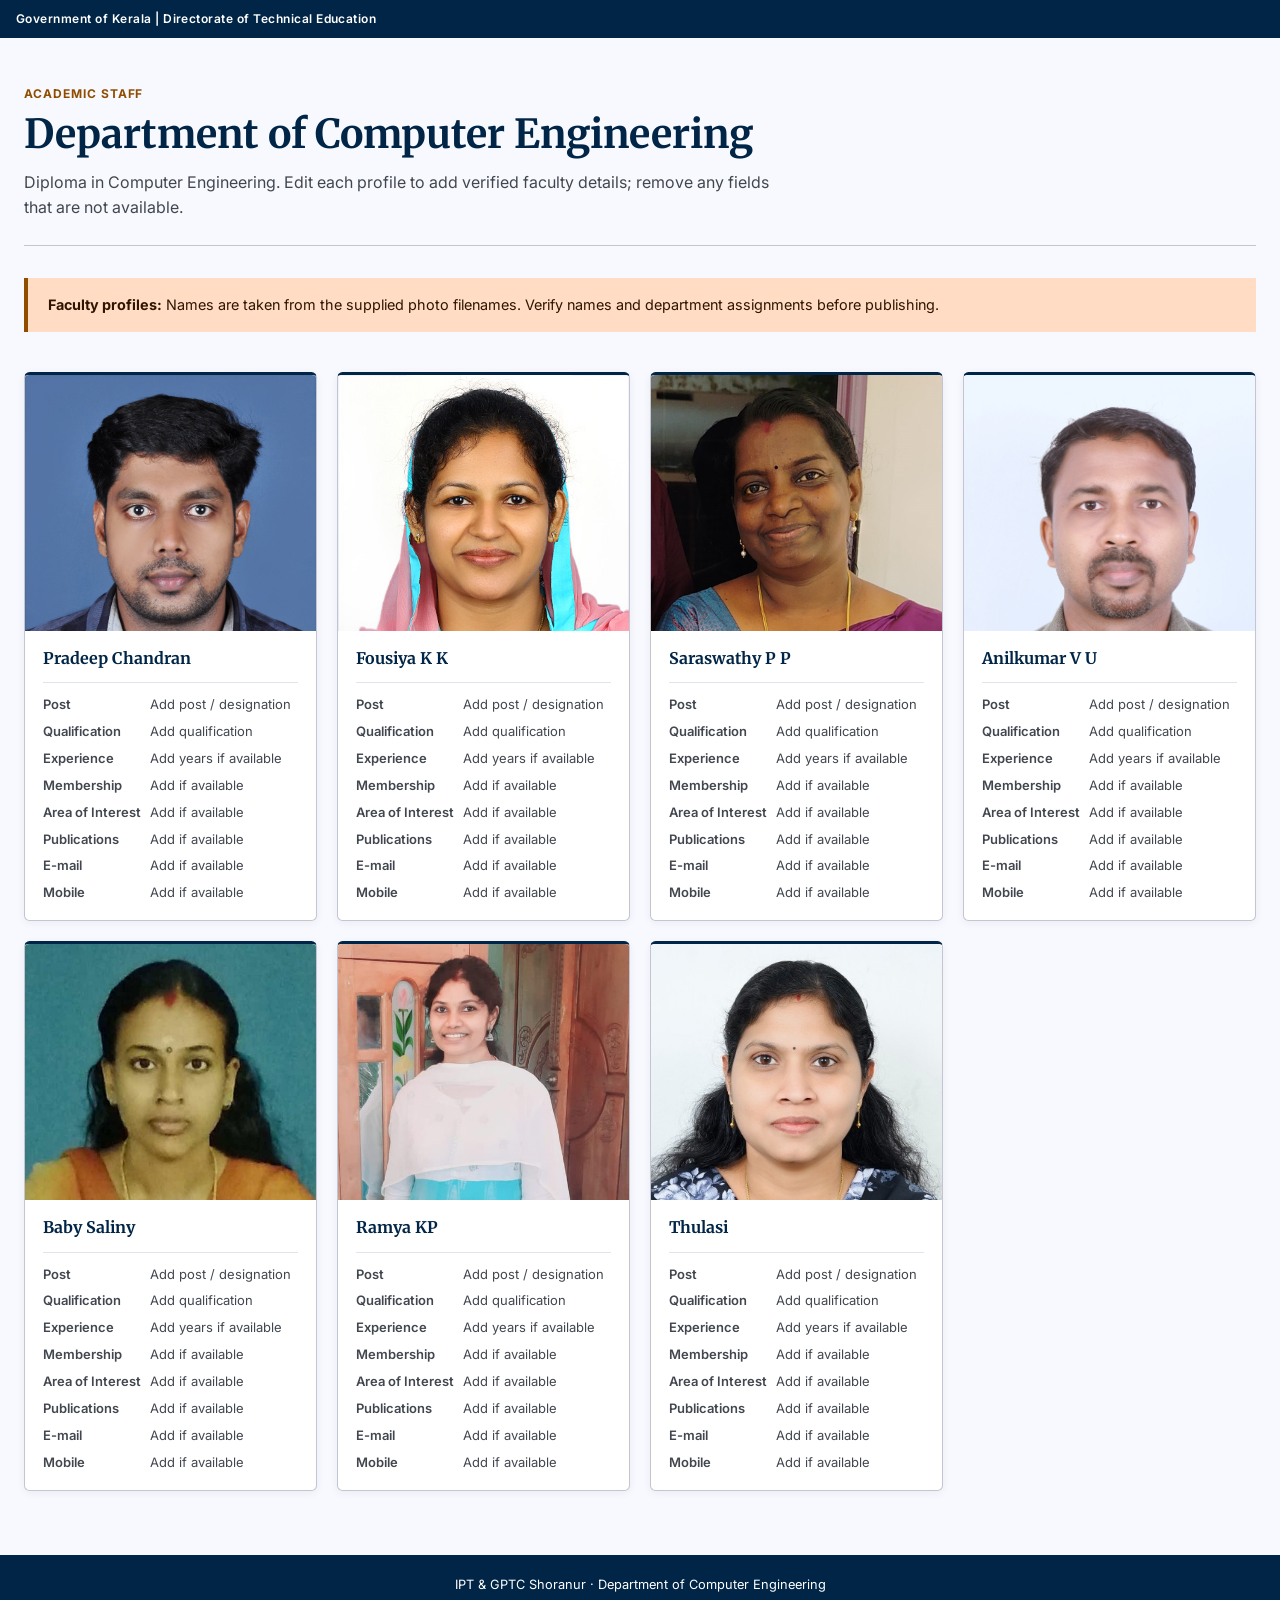
<file: faculty-computer.html>
<!DOCTYPE html>
<html lang="en">
<head>
  <meta charset="utf-8"/>
  <meta name="viewport" content="width=device-width, initial-scale=1"/>
  <meta name="description" content="Faculty profiles for the Department of Computer Engineering at IPT & GPTC Shoranur."/>
  <title>Computer Engineering Faculty | IPT &amp; GPTC Shoranur</title>
  <link href="https://fonts.googleapis.com" rel="preconnect"/>
  <link crossorigin href="https://fonts.gstatic.com" rel="preconnect"/>
  <link href="https://fonts.googleapis.com/css2?family=Material+Symbols+Outlined:wght,FILL@100..700,0..1&amp;display=swap" rel="stylesheet"/>
  <link href="https://fonts.googleapis.com/css2?family=Inter:wght@300;400;500;600;700&amp;family=Merriweather:ital,wght@0,300;0,400;0,700;0,900;1,400&amp;display=swap" rel="stylesheet"/>
  <link href="styles.css" rel="stylesheet"/>
  <link href="faculty.css" rel="stylesheet"/>
</head>
<body class="faculty-page">
  <div class="faculty-page__topbar">Government of Kerala | Directorate of Technical Education</div>
  <main class="faculty-page__content">
    <header class="faculty-page__intro">
      <p class="faculty-page__eyebrow">Academic staff</p>
      <h1>Department of Computer Engineering</h1>
      <p>Diploma in Computer Engineering. Edit each profile to add verified faculty details; remove any fields that are not available.</p>
    </header>
    <p class="faculty-page__notice"><strong>Faculty profiles:</strong> Names are taken from the supplied photo filenames. Verify names and department assignments before publishing.</p>
    <section class="faculty-department" aria-label="Computer Engineering faculty profiles">
      <div class="faculty-department__profiles">
        <article class="faculty-profile">
          <div class="faculty-profile__photo">
            <img src="images/staff/ct/Ct-%20Pradeep%20Chandran.jpg" alt="Portrait of Pradeep Chandran" loading="lazy"/>
          </div>
          <div>
            <h2>Pradeep Chandran</h2>
            <dl class="faculty-profile__details">
              <div><dt>Post</dt><dd>Add post / designation</dd></div>
              <div><dt>Qualification</dt><dd>Add qualification</dd></div>
              <div><dt>Experience</dt><dd>Add years if available</dd></div>
              <div><dt>Membership</dt><dd>Add if available</dd></div>
              <div><dt>Area of Interest</dt><dd>Add if available</dd></div>
              <div><dt>Publications</dt><dd>Add if available</dd></div>
              <div><dt>E-mail</dt><dd>Add if available</dd></div>
              <div><dt>Mobile</dt><dd>Add if available</dd></div>
            </dl>
          </div>
        </article>
        <article class="faculty-profile">
          <div class="faculty-profile__photo">
            <img src="images/staff/ct/ct-%20FOUSIYA%20K%20K%20.jpg" alt="Portrait of Fousiya K K" loading="lazy"/>
          </div>
          <div>
            <h2>Fousiya K K</h2>
            <dl class="faculty-profile__details">
              <div><dt>Post</dt><dd>Add post / designation</dd></div>
              <div><dt>Qualification</dt><dd>Add qualification</dd></div>
              <div><dt>Experience</dt><dd>Add years if available</dd></div>
              <div><dt>Membership</dt><dd>Add if available</dd></div>
              <div><dt>Area of Interest</dt><dd>Add if available</dd></div>
              <div><dt>Publications</dt><dd>Add if available</dd></div>
              <div><dt>E-mail</dt><dd>Add if available</dd></div>
              <div><dt>Mobile</dt><dd>Add if available</dd></div>
            </dl>
          </div>
        </article>
        <article class="faculty-profile">
          <div class="faculty-profile__photo">
            <img src="images/staff/ct/ct%20-%20Saraswathy%20P%20P.jpeg" alt="Portrait of Saraswathy P P" loading="lazy"/>
          </div>
          <div>
            <h2>Saraswathy P P</h2>
            <dl class="faculty-profile__details">
              <div><dt>Post</dt><dd>Add post / designation</dd></div>
              <div><dt>Qualification</dt><dd>Add qualification</dd></div>
              <div><dt>Experience</dt><dd>Add years if available</dd></div>
              <div><dt>Membership</dt><dd>Add if available</dd></div>
              <div><dt>Area of Interest</dt><dd>Add if available</dd></div>
              <div><dt>Publications</dt><dd>Add if available</dd></div>
              <div><dt>E-mail</dt><dd>Add if available</dd></div>
              <div><dt>Mobile</dt><dd>Add if available</dd></div>
            </dl>
          </div>
        </article>
        <article class="faculty-profile">
          <div class="faculty-profile__photo">
            <img src="images/staff/ct/ct%20-%20Anilkumar%20V%20U.jpg" alt="Portrait of Anilkumar V U" loading="lazy"/>
          </div>
          <div>
            <h2>Anilkumar V U</h2>
            <dl class="faculty-profile__details">
              <div><dt>Post</dt><dd>Add post / designation</dd></div>
              <div><dt>Qualification</dt><dd>Add qualification</dd></div>
              <div><dt>Experience</dt><dd>Add years if available</dd></div>
              <div><dt>Membership</dt><dd>Add if available</dd></div>
              <div><dt>Area of Interest</dt><dd>Add if available</dd></div>
              <div><dt>Publications</dt><dd>Add if available</dd></div>
              <div><dt>E-mail</dt><dd>Add if available</dd></div>
              <div><dt>Mobile</dt><dd>Add if available</dd></div>
            </dl>
          </div>
        </article>
        <article class="faculty-profile">
          <div class="faculty-profile__photo">
            <img src="images/staff/ct/CT-Baby_Saliny.jpeg" alt="Portrait of Baby Saliny" loading="lazy"/>
          </div>
          <div>
            <h2>Baby Saliny</h2>
            <dl class="faculty-profile__details">
              <div><dt>Post</dt><dd>Add post / designation</dd></div>
              <div><dt>Qualification</dt><dd>Add qualification</dd></div>
              <div><dt>Experience</dt><dd>Add years if available</dd></div>
              <div><dt>Membership</dt><dd>Add if available</dd></div>
              <div><dt>Area of Interest</dt><dd>Add if available</dd></div>
              <div><dt>Publications</dt><dd>Add if available</dd></div>
              <div><dt>E-mail</dt><dd>Add if available</dd></div>
              <div><dt>Mobile</dt><dd>Add if available</dd></div>
            </dl>
          </div>
        </article>
        <article class="faculty-profile">
          <div class="faculty-profile__photo">
            <img src="images/staff/ct/ct-%20Ramya%20KP.png" alt="Portrait of Ramya KP" loading="lazy"/>
          </div>
          <div>
            <h2>Ramya KP</h2>
            <dl class="faculty-profile__details">
              <div><dt>Post</dt><dd>Add post / designation</dd></div>
              <div><dt>Qualification</dt><dd>Add qualification</dd></div>
              <div><dt>Experience</dt><dd>Add years if available</dd></div>
              <div><dt>Membership</dt><dd>Add if available</dd></div>
              <div><dt>Area of Interest</dt><dd>Add if available</dd></div>
              <div><dt>Publications</dt><dd>Add if available</dd></div>
              <div><dt>E-mail</dt><dd>Add if available</dd></div>
              <div><dt>Mobile</dt><dd>Add if available</dd></div>
            </dl>
          </div>
        </article>
        <article class="faculty-profile">
          <div class="faculty-profile__photo">
            <img src="images/staff/ct/ct-thulasi.jpg" alt="Portrait of Thulasi" loading="lazy"/>
          </div>
          <div>
            <h2>Thulasi</h2>
            <dl class="faculty-profile__details">
              <div><dt>Post</dt><dd>Add post / designation</dd></div>
              <div><dt>Qualification</dt><dd>Add qualification</dd></div>
              <div><dt>Experience</dt><dd>Add years if available</dd></div>
              <div><dt>Membership</dt><dd>Add if available</dd></div>
              <div><dt>Area of Interest</dt><dd>Add if available</dd></div>
              <div><dt>Publications</dt><dd>Add if available</dd></div>
              <div><dt>E-mail</dt><dd>Add if available</dd></div>
              <div><dt>Mobile</dt><dd>Add if available</dd></div>
            </dl>
          </div>
        </article>
      </div>
    </section>
  </main>
  <footer class="faculty-page__footer">IPT &amp; GPTC Shoranur · Department of Computer Engineering</footer>
</body>
</html>
</file>
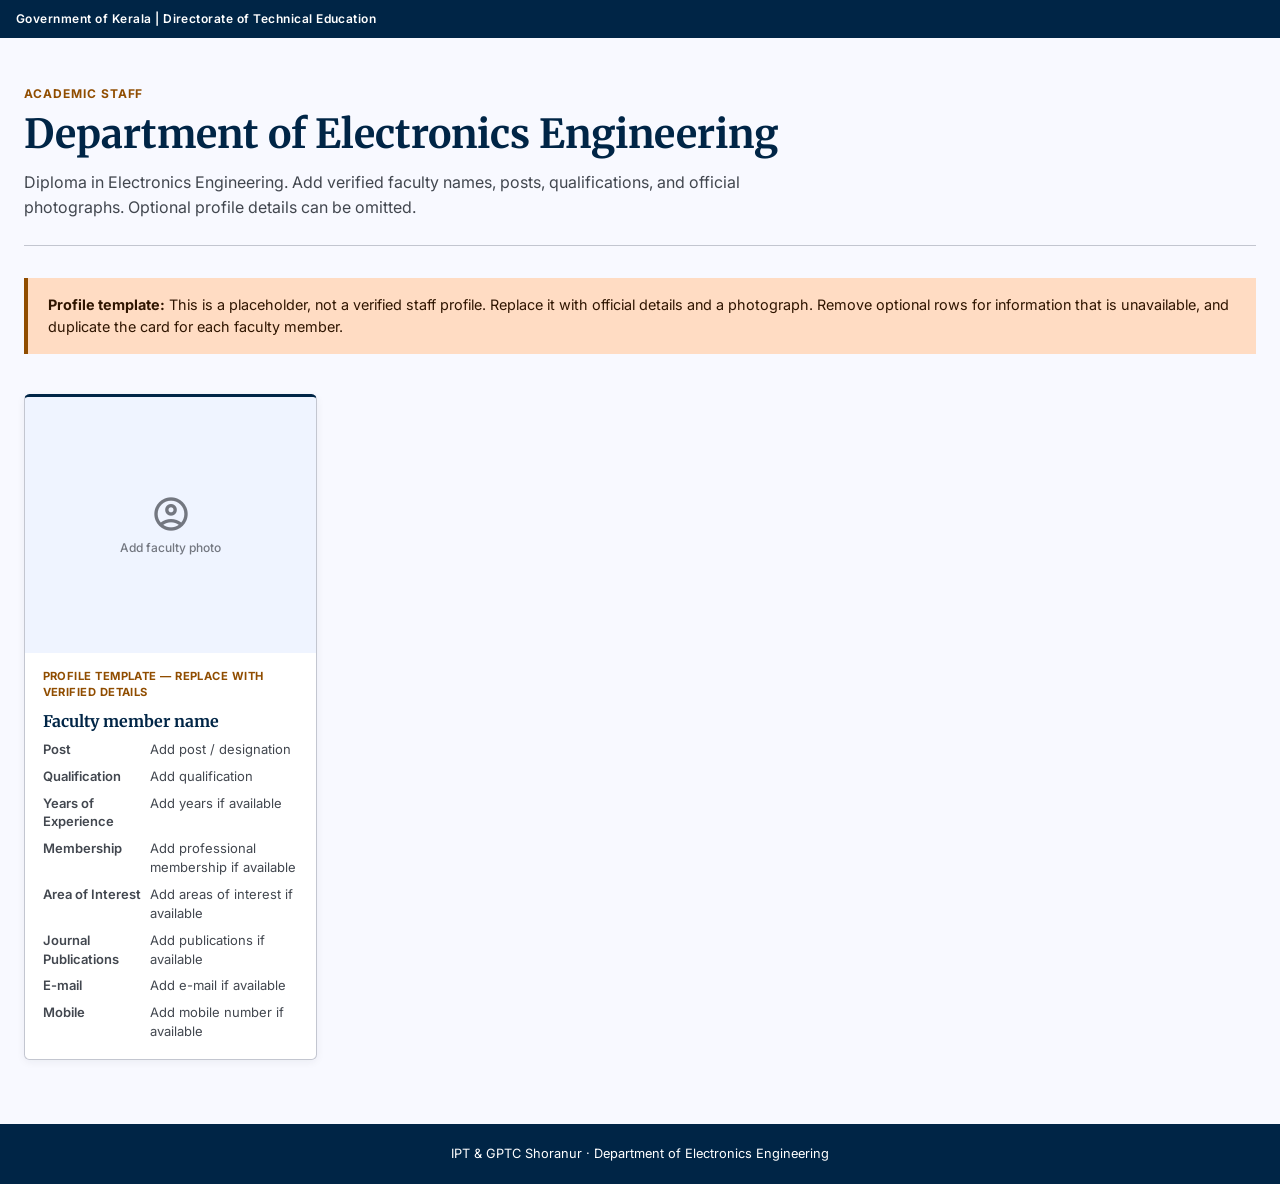
<file: faculty-electronics.html>
<!DOCTYPE html>
<html lang="en">
<head>
  <meta charset="utf-8"/>
  <meta name="viewport" content="width=device-width, initial-scale=1"/>
  <meta name="description" content="Faculty profiles for the Department of Electronics Engineering at IPT & GPTC Shoranur."/>
  <title>Electronics Engineering Faculty | IPT &amp; GPTC Shoranur</title>
  <link href="https://fonts.googleapis.com" rel="preconnect"/>
  <link crossorigin href="https://fonts.gstatic.com" rel="preconnect"/>
  <link href="https://fonts.googleapis.com/css2?family=Material+Symbols+Outlined:wght,FILL@100..700,0..1&amp;display=swap" rel="stylesheet"/>
  <link href="https://fonts.googleapis.com/css2?family=Inter:wght@300;400;500;600;700&amp;family=Merriweather:ital,wght@0,300;0,400;0,700;0,900;1,400&amp;display=swap" rel="stylesheet"/>
  <link href="styles.css" rel="stylesheet"/>
  <link href="faculty.css" rel="stylesheet"/>
</head>
<body class="faculty-page">
  <div class="faculty-page__topbar">Government of Kerala | Directorate of Technical Education</div>
  <main class="faculty-page__content">
    <header class="faculty-page__intro">
      <p class="faculty-page__eyebrow">Academic staff</p>
      <h1>Department of Electronics Engineering</h1>
      <p>Diploma in Electronics Engineering. Add verified faculty names, posts, qualifications, and official photographs. Optional profile details can be omitted.</p>
    </header>
    <p class="faculty-page__notice"><strong>Profile template:</strong> This is a placeholder, not a verified staff profile. Replace it with official details and a photograph. Remove optional rows for information that is unavailable, and duplicate the card for each faculty member.</p>
    <section class="faculty-department" aria-label="Electronics Engineering faculty profiles">
      <div class="faculty-department__profiles">
        <article class="faculty-profile">
          <div class="faculty-profile__photo" aria-label="Placeholder for official faculty photograph">
            <div><span class="material-symbols-outlined" aria-hidden="true">account_circle</span>Add faculty photo</div>
          </div>
          <div>
            <p class="faculty-profile__status">Profile template — replace with verified details</p>
            <h2>Faculty member name</h2>
            <dl>
              <div><dt>Post</dt><dd>Add post / designation</dd></div>
              <div><dt>Qualification</dt><dd>Add qualification</dd></div>
              <div><dt>Years of Experience</dt><dd>Add years if available</dd></div>
              <div><dt>Membership</dt><dd>Add professional membership if available</dd></div>
              <div><dt>Area of Interest</dt><dd>Add areas of interest if available</dd></div>
              <div><dt>Journal Publications</dt><dd>Add publications if available</dd></div>
              <div><dt>E-mail</dt><dd>Add e-mail if available</dd></div>
              <div><dt>Mobile</dt><dd>Add mobile number if available</dd></div>
            </dl>
          </div>
        </article>
      </div>
    </section>
  </main>
  <footer class="faculty-page__footer">IPT &amp; GPTC Shoranur · Department of Electronics Engineering</footer>
</body>
</html>
</file>
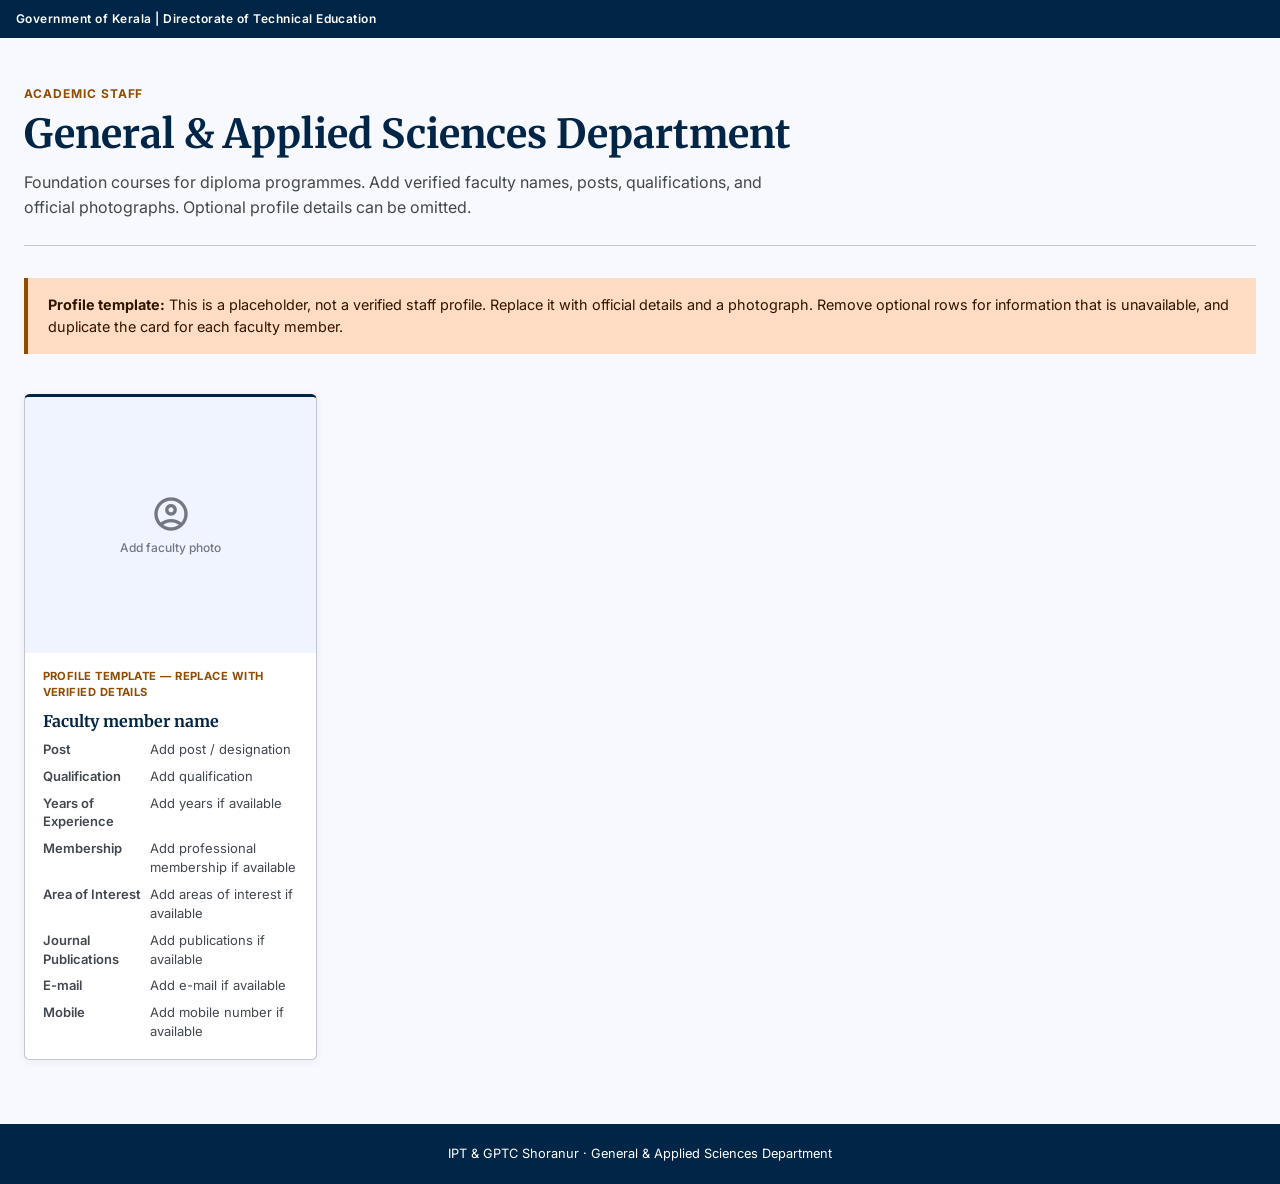
<file: faculty-general-sciences.html>
<!DOCTYPE html>
<html lang="en">
<head>
  <meta charset="utf-8"/>
  <meta name="viewport" content="width=device-width, initial-scale=1"/>
  <meta name="description" content="Faculty profiles for the General and Applied Sciences Department at IPT & GPTC Shoranur."/>
  <title>General &amp; Applied Sciences Faculty | IPT &amp; GPTC Shoranur</title>
  <link href="https://fonts.googleapis.com" rel="preconnect"/>
  <link crossorigin href="https://fonts.gstatic.com" rel="preconnect"/>
  <link href="https://fonts.googleapis.com/css2?family=Material+Symbols+Outlined:wght,FILL@100..700,0..1&amp;display=swap" rel="stylesheet"/>
  <link href="https://fonts.googleapis.com/css2?family=Inter:wght@300;400;500;600;700&amp;family=Merriweather:ital,wght@0,300;0,400;0,700;0,900;1,400&amp;display=swap" rel="stylesheet"/>
  <link href="styles.css" rel="stylesheet"/>
  <link href="faculty.css" rel="stylesheet"/>
</head>
<body class="faculty-page">
  <div class="faculty-page__topbar">Government of Kerala | Directorate of Technical Education</div>
  <main class="faculty-page__content">
    <header class="faculty-page__intro">
      <p class="faculty-page__eyebrow">Academic staff</p>
      <h1>General &amp; Applied Sciences Department</h1>
      <p>Foundation courses for diploma programmes. Add verified faculty names, posts, qualifications, and official photographs. Optional profile details can be omitted.</p>
    </header>
    <p class="faculty-page__notice"><strong>Profile template:</strong> This is a placeholder, not a verified staff profile. Replace it with official details and a photograph. Remove optional rows for information that is unavailable, and duplicate the card for each faculty member.</p>
    <section class="faculty-department" aria-label="General and Applied Sciences faculty profiles">
      <div class="faculty-department__profiles">
        <article class="faculty-profile">
          <div class="faculty-profile__photo" aria-label="Placeholder for official faculty photograph">
            <div><span class="material-symbols-outlined" aria-hidden="true">account_circle</span>Add faculty photo</div>
          </div>
          <div>
            <p class="faculty-profile__status">Profile template — replace with verified details</p>
            <h2>Faculty member name</h2>
            <dl>
              <div><dt>Post</dt><dd>Add post / designation</dd></div>
              <div><dt>Qualification</dt><dd>Add qualification</dd></div>
              <div><dt>Years of Experience</dt><dd>Add years if available</dd></div>
              <div><dt>Membership</dt><dd>Add professional membership if available</dd></div>
              <div><dt>Area of Interest</dt><dd>Add areas of interest if available</dd></div>
              <div><dt>Journal Publications</dt><dd>Add publications if available</dd></div>
              <div><dt>E-mail</dt><dd>Add e-mail if available</dd></div>
              <div><dt>Mobile</dt><dd>Add mobile number if available</dd></div>
            </dl>
          </div>
        </article>
      </div>
    </section>
  </main>
  <footer class="faculty-page__footer">IPT &amp; GPTC Shoranur · General &amp; Applied Sciences Department</footer>
</body>
</html>
</file>
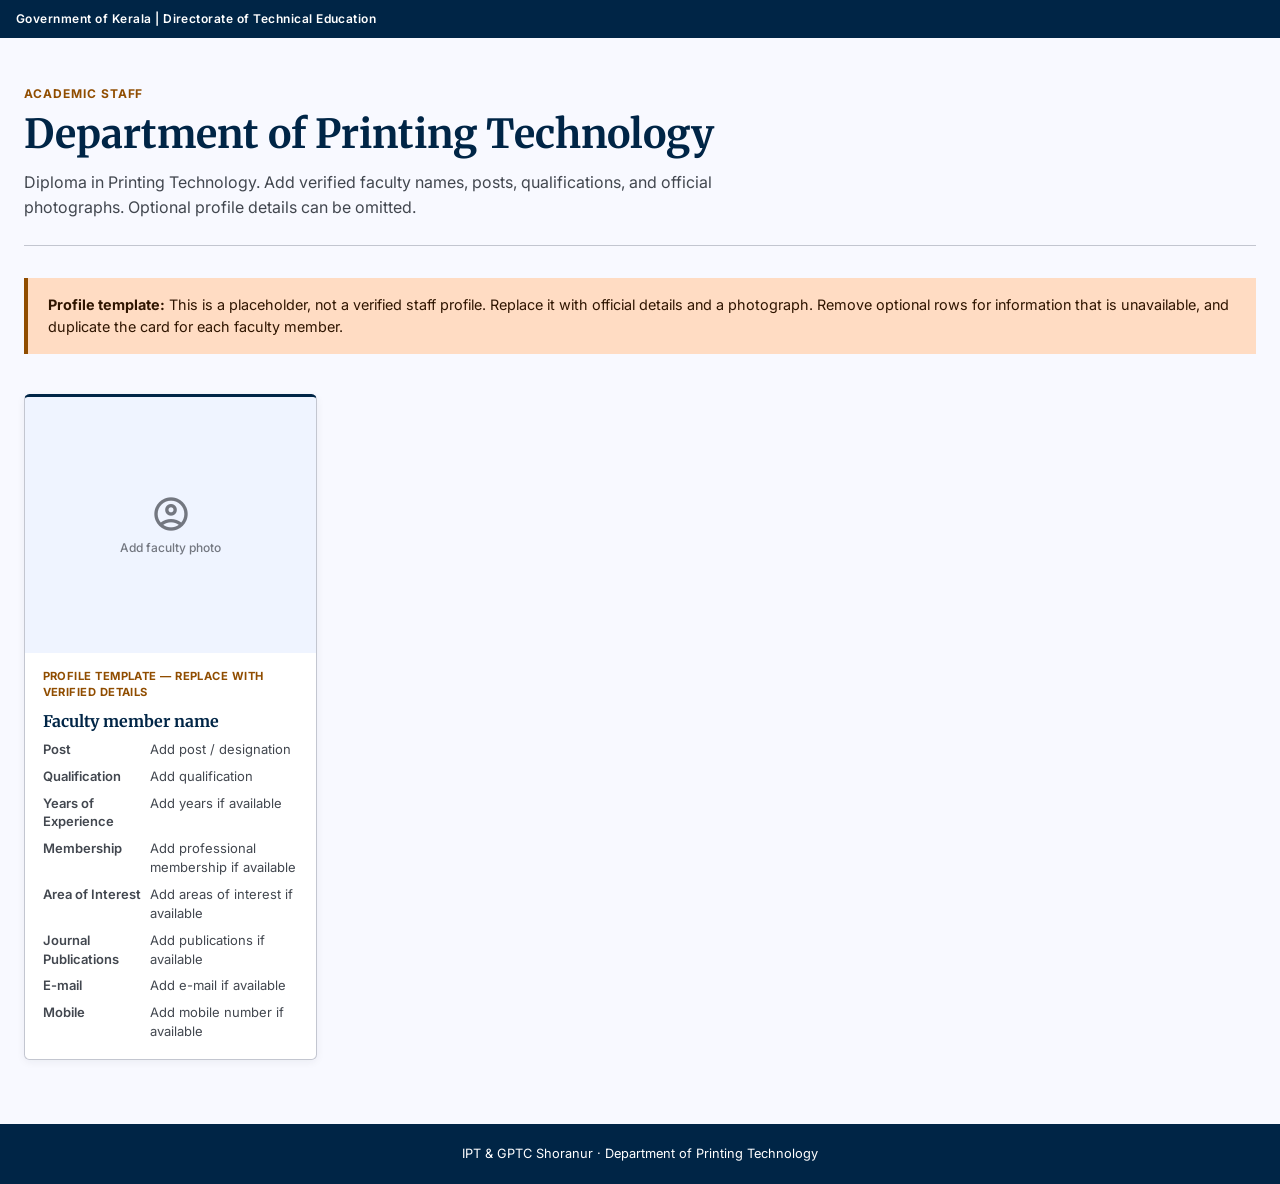
<file: faculty-printing.html>
<!DOCTYPE html>
<html lang="en">
<head>
  <meta charset="utf-8"/>
  <meta name="viewport" content="width=device-width, initial-scale=1"/>
  <meta name="description" content="Faculty profiles for the Department of Printing Technology at IPT & GPTC Shoranur."/>
  <title>Printing Technology Faculty | IPT &amp; GPTC Shoranur</title>
  <link href="https://fonts.googleapis.com" rel="preconnect"/>
  <link crossorigin href="https://fonts.gstatic.com" rel="preconnect"/>
  <link href="https://fonts.googleapis.com/css2?family=Material+Symbols+Outlined:wght,FILL@100..700,0..1&amp;display=swap" rel="stylesheet"/>
  <link href="https://fonts.googleapis.com/css2?family=Inter:wght@300;400;500;600;700&amp;family=Merriweather:ital,wght@0,300;0,400;0,700;0,900;1,400&amp;display=swap" rel="stylesheet"/>
  <link href="styles.css" rel="stylesheet"/>
  <link href="faculty.css" rel="stylesheet"/>
</head>
<body class="faculty-page">
  <div class="faculty-page__topbar">Government of Kerala | Directorate of Technical Education</div>
  <main class="faculty-page__content">
    <header class="faculty-page__intro">
      <p class="faculty-page__eyebrow">Academic staff</p>
      <h1>Department of Printing Technology</h1>
      <p>Diploma in Printing Technology. Add verified faculty names, posts, qualifications, and official photographs. Optional profile details can be omitted.</p>
    </header>
    <p class="faculty-page__notice"><strong>Profile template:</strong> This is a placeholder, not a verified staff profile. Replace it with official details and a photograph. Remove optional rows for information that is unavailable, and duplicate the card for each faculty member.</p>
    <section class="faculty-department" aria-label="Printing Technology faculty profiles">
      <div class="faculty-department__profiles">
        <article class="faculty-profile">
          <div class="faculty-profile__photo" aria-label="Placeholder for official faculty photograph">
            <div><span class="material-symbols-outlined" aria-hidden="true">account_circle</span>Add faculty photo</div>
          </div>
          <div>
            <p class="faculty-profile__status">Profile template — replace with verified details</p>
            <h2>Faculty member name</h2>
            <dl>
              <div><dt>Post</dt><dd>Add post / designation</dd></div>
              <div><dt>Qualification</dt><dd>Add qualification</dd></div>
              <div><dt>Years of Experience</dt><dd>Add years if available</dd></div>
              <div><dt>Membership</dt><dd>Add professional membership if available</dd></div>
              <div><dt>Area of Interest</dt><dd>Add areas of interest if available</dd></div>
              <div><dt>Journal Publications</dt><dd>Add publications if available</dd></div>
              <div><dt>E-mail</dt><dd>Add e-mail if available</dd></div>
              <div><dt>Mobile</dt><dd>Add mobile number if available</dd></div>
            </dl>
          </div>
        </article>
      </div>
    </section>
  </main>
  <footer class="faculty-page__footer">IPT &amp; GPTC Shoranur · Department of Printing Technology</footer>
</body>
</html>
</file>
<file: styles.css>
.material-symbols-outlined {
  font-variation-settings: 'FILL' 0, 'wght' 400, 'GRAD' 0, 'opsz' 24;
  display: inline-block;
  vertical-align: middle;
  line-height: 1;
}

@keyframes tickerScroll {
  0% { transform: translateX(100%); }
  100% { transform: translateX(-100%); }
}

.animate-ticker {
  display: inline-block;
  white-space: nowrap;
  animation: tickerScroll 32s linear infinite;
}

.animate-ticker:hover {
  animation-play-state: paused;
}

.hero-photo {
  min-height: 560px;
  background: #001c38;
}

.hero-photo__media,
.hero-photo__overlay {
  position: absolute;
  inset: 0;
  width: 100%;
  height: 100%;
}

.hero-photo__media {
  z-index: -2;
  background: #001c38;
}

.hero-photo__video {
  width: 100%;
  height: 100%;
  object-fit: cover;
  background: #001c38;
}

.hero-photo__overlay {
  z-index: -1;
  background: linear-gradient(90deg, rgba(0, 27, 54, 0.98) 0%, rgba(0, 31, 59, 0.93) 38%, rgba(0, 28, 53, 0.32) 72%, rgba(0, 22, 43, 0.3) 100%), linear-gradient(0deg, rgba(0, 22, 43, 0.72) 0%, transparent 45%);
}

.hero-photo__stat {
  display: flex;
  align-items: center;
  gap: 0.65rem;
  min-height: 3.25rem;
  padding: 0.65rem 0.8rem;
  color: #f8f9ff;
  background: rgba(13, 59, 102, 0.72);
  border: 1px solid rgba(211, 228, 255, 0.15);
}

.hero-photo__stat > .material-symbols-outlined {
  color: #ffb77d;
}

.hero-photo__stat strong,
.hero-photo__stat small {
  display: block;
}

.hero-photo__stat strong {
  font: 600 0.7rem/1rem Inter, sans-serif;
}

.hero-photo__stat small {
  color: #d5e3fd;
  font: 400 0.625rem/0.875rem Inter, sans-serif;
}

.nav-link {
  display: inline-flex;
  align-items: center;
  gap: 0.2rem;
  padding: 0.65rem 0.75rem;
  color: #42474f;
  font: 600 0.875rem/1.25rem Inter, sans-serif;
  white-space: nowrap;
}

.mobile-nav-toggle {
  display: none;
}

.nav-link:hover,
.nav-link.active,
.nav-link:focus-visible {
  color: #002546;
}

.nav-link:focus-visible,
.nav-dropdown-menu a:focus-visible,
.mobile-nav-toggle:focus-visible {
  outline: 3px solid #904d00;
  outline-offset: 2px;
}

.nav-link.active {
  border-bottom: 2px solid #904d00;
}

.nav-dropdown {
  position: relative;
}

.nav-dropdown-toggle {
  border: 0;
  background: transparent;
  cursor: pointer;
}

.nav-dropdown-toggle .material-symbols-outlined {
  font-size: 1rem;
}

.nav-dropdown-menu {
  position: absolute;
  top: 100%;
  left: 0;
  z-index: 20;
  display: none;
  min-width: 13rem;
  padding: 0.5rem;
  background: #fff;
  border: 1px solid #c3c6d0;
  box-shadow: 0 8px 20px rgba(13, 28, 47, .12);
}

.nav-dropdown:hover .nav-dropdown-menu,
.nav-dropdown.open .nav-dropdown-menu {
  display: grid;
}

.nav-dropdown-menu a {
  padding: 0.65rem 0.75rem;
  color: #42474f;
  font: 400 0.8125rem/1.2rem Inter, sans-serif;
}

.nav-dropdown-menu a:hover,
.nav-dropdown-menu a:focus-visible {
  color: #002546;
  background: #eff4ff;
}

.quick-links-section {
  position: relative;
  z-index: 2;
}

.quick-links-grid,
.service-grid {
  display: grid;
  grid-template-columns: repeat(4, 1fr);
  border-top: 1px solid #c3c6d0;
  border-left: 1px solid #c3c6d0;
}

.quick-links-grid a,
.service-grid a {
  display: flex;
  flex-direction: column;
  gap: .45rem;
  padding: 1.25rem;
  color: #002546;
  background: #fff;
  border-right: 1px solid #c3c6d0;
  border-bottom: 1px solid #c3c6d0;
  transition: background .2s, color .2s;
}

.quick-links-grid a:hover,
.service-grid a:hover {
  color: #904d00;
  background: #eff4ff;
}

.quick-links-grid .material-symbols-outlined,
.service-grid .material-symbols-outlined {
  color: #904d00;
}

.quick-links-grid strong,
.service-grid strong {
  font: 600 0.875rem/1.2rem Inter, sans-serif;
}

.section-intro {
  display: flex;
  align-items: end;
  justify-content: space-between;
  gap: 2rem;
  border-bottom: 1px solid #c3c6d0;
  padding-bottom: 1.5rem;
}

.section-intro p {
  max-width: 28rem;
  margin: 0;
  color: #42474f;
  font: 400 0.9375rem/1.6rem Inter, sans-serif;
}

.info-grid {
  display: grid;
  grid-template-columns: repeat(3, 1fr);
  gap: 1.25rem;
  margin-top: 2rem;
}

.info-grid > div {
  padding: 1.5rem 0;
  border-top: 3px solid #002546;
}

.info-grid .material-symbols-outlined {
  color: #904d00;
}

.info-grid h3 {
  margin: .75rem 0 .4rem;
  color: #002546;
  font: 700 1.125rem/1.4rem Merriweather, serif;
}

.info-grid p,
.service-grid small {
  color: #42474f;
  font: 400 .875rem/1.5rem Inter, sans-serif;
}

.mission-vision-section {
  background: #f8f9ff;
  border-bottom: 1px solid #c3c6d0;
}

.mission-vision-grid {
  display: grid;
  grid-template-columns: repeat(2, minmax(0, 1fr));
  align-items: stretch;
  gap: 1rem;
}

.mission-vision-item {
  min-width: 0;
  padding: 1.25rem 1.35rem;
  background: #fff;
  border: 1px solid #dfe2ea;
  border-top: 3px solid #002546;
  border-radius: .35rem;
  box-shadow: 0 1px 2px rgba(13, 28, 47, .04);
}

.mission-vision-item--mission {
  border-top-color: #904d00;
}

.mission-vision-item__heading {
  display: flex;
  align-items: center;
  gap: .45rem;
  margin: 0 0 .75rem;
  color: #002546;
  font: 700 .75rem/1.2 Inter, sans-serif;
  letter-spacing: .045em;
  text-transform: uppercase;
}

.mission-vision-item__heading .material-symbols-outlined {
  color: #904d00;
  font-size: 1rem;
}

.mission-vision-item p {
  margin: 0;
  color: #42474f;
  font: 400 .875rem/1.55 Inter, sans-serif;
}

.mission-vision-list {
  display: grid;
  gap: .55rem;
  margin: 0;
  padding-left: 1rem;
  color: #42474f;
  font: 400 .8125rem/1.5 Inter, sans-serif;
}

.service-grid {
  grid-template-columns: repeat(3, 1fr);
}

.service-grid a {
  min-height: 8rem;
}

.service-grid small {
  display: block;
  font-size: .8125rem;
}

.notice-search {
  display: inline-flex;
  align-items: center;
  gap: .35rem;
  padding: .35rem .6rem;
  border: 1px solid #c3c6d0;
  background: #fff;
}

.notice-search .material-symbols-outlined {
  color: #904d00;
  font-size: 1.1rem;
}

.notice-search input {
  width: 10rem;
  border: 0;
  outline: 0;
  color: #002546;
  font: 400 .8125rem/1.2rem Inter, sans-serif;
}

.notice-filter {
  padding: .375rem .875rem;
  color: #42474f;
  background: #eff4ff;
  border: 1px solid #c3c6d0;
  border-radius: .25rem;
  cursor: pointer;
  font: 600 .75rem/1rem Inter, sans-serif;
  transition: color .15s ease, background .15s ease, border-color .15s ease;
}

.notice-filter:hover {
  background: #d5e3fd;
}

.notice-filter[aria-pressed="true"] {
  color: #fff;
  background: #002546;
  border-color: #002546;
}

.notice-filter:focus-visible {
  outline: 3px solid #904d00;
  outline-offset: 2px;
}

@media (max-width: 1024px) {
  .mobile-nav-toggle {
    display: block !important;
  }

  .main-nav-links {
    position: absolute;
    top: 100%;
    left: 0;
    right: 0;
    display: none !important;
    flex-direction: column;
    align-items: stretch;
    padding: .75rem 1.5rem 1rem;
    background: #fff;
    border-bottom: 1px solid #c3c6d0;
    box-shadow: 0 8px 20px rgba(13, 28, 47, .12);
  }

  .main-nav-links.open {
    display: flex !important;
  }

  .nav-link {
    justify-content: space-between;
    width: 100%;
  }

  .nav-dropdown-menu {
    position: static;
    min-width: 0;
    border: 0;
    box-shadow: none;
  }
}

@media (max-width: 640px) {
  .hero-photo {
    min-height: 650px;
  }

  .hero-photo__media {
    opacity: 0.7;
  }

  .hero-photo__overlay {
    background: linear-gradient(90deg, rgba(0, 27, 54, 0.98) 0%, rgba(0, 31, 59, 0.85) 100%), linear-gradient(0deg, rgba(0, 22, 43, 0.72) 0%, transparent 45%);
  }

  .quick-links-grid {
    grid-template-columns: repeat(2, 1fr);
  }

  .section-intro,
  .info-grid {
    display: block;
  }

  .section-intro p {
    margin-top: 1rem;
  }

  .info-grid > div {
    margin-top: 1rem;
  }

  .mission-vision-grid {
    grid-template-columns: 1fr;
  }

  .mission-vision-item {
    padding: 1.25rem;
  }

  .service-grid {
    grid-template-columns: repeat(2, 1fr);
  }

  .notice-search {
    width: 100%;
  }

  .notice-search input {
    width: 100%;
  }

}
</file>
<file: faculty.css>
.faculty-page {
  min-height: 100vh;
  margin: 0;
  background: #f8f9ff;
}

.faculty-page__topbar {
  padding: .55rem max(1rem, calc((100% - 80rem) / 2));
  color: #fff;
  background: #002546;
  font: 600 .75rem/1.25rem Inter, sans-serif;
  letter-spacing: .04em;
}

.faculty-page__brand {
  display: flex;
  align-items: center;
  justify-content: space-between;
  gap: 1rem;
  max-width: 80rem;
  margin: 0 auto;
  padding: 1rem 1.5rem;
  background: #fff;
  border-bottom: 1px solid #c3c6d0;
}

.faculty-page__brand-name {
  margin: 0;
  color: #002546;
  font: 700 1rem/1.4 Merriweather, serif;
}

.faculty-page__brand-subtitle {
  margin: .2rem 0 0;
  color: #42474f;
  font: 400 .8rem/1.4 Inter, sans-serif;
}

.faculty-page__home-link {
  display: inline-flex;
  align-items: center;
  gap: .4rem;
  color: #002546;
  font: 600 .875rem/1.4 Inter, sans-serif;
  text-decoration: none;
  white-space: nowrap;
}

.faculty-page__home-link:hover {
  color: #904d00;
  text-decoration: underline;
}

.faculty-page__content {
  max-width: 80rem;
  margin: 0 auto;
  padding: 3rem 1.5rem 4rem;
}

.faculty-page__intro {
  margin-bottom: 2rem;
  padding-bottom: 1.5rem;
  border-bottom: 1px solid #c3c6d0;
}

.faculty-page__eyebrow {
  margin: 0 0 .5rem;
  color: #904d00;
  font: 700 .75rem/1rem Inter, sans-serif;
  letter-spacing: .08em;
  text-transform: uppercase;
}

.faculty-page__intro h1 {
  margin: 0;
  color: #002546;
  font: 700 clamp(1.75rem, 4vw, 2.5rem)/1.2 Merriweather, serif;
}

.faculty-page__intro > p:last-child {
  max-width: 48rem;
  margin: .75rem 0 0;
  color: #42474f;
  font: 400 1rem/1.6 Inter, sans-serif;
}

.faculty-page__notice {
  margin: 1.5rem 0 2.5rem;
  padding: 1rem 1.25rem;
  color: #2f1500;
  background: #ffdcc3;
  border-left: 4px solid #904d00;
  font: 400 .9rem/1.55 Inter, sans-serif;
}

.faculty-department {
  margin-top: 2.5rem;
}

.faculty-department__heading {
  margin: 0 0 .35rem;
  color: #002546;
  font: 700 1.4rem/1.4 Merriweather, serif;
}

.faculty-department__heading a {
  color: inherit;
  text-decoration: none;
}

.faculty-department__heading a:hover {
  color: #904d00;
  text-decoration: underline;
}

.faculty-department__programme {
  margin: 0 0 1rem;
  color: #42474f;
  font: 400 .9rem/1.5 Inter, sans-serif;
}

.faculty-department__profiles {
  display: grid;
  grid-template-columns: repeat(auto-fill, minmax(min(100%, 15rem), 1fr));
  gap: 1.25rem;
}

.faculty-profile {
  min-width: 0;
  overflow: hidden;
  background: #fff;
  border: 1px solid #c3c6d0;
  border-top: 3px solid #002546;
  border-radius: .35rem;
  box-shadow: 0 2px 8px rgba(13, 28, 47, .06);
  transition: box-shadow .2s ease, transform .2s ease;
}

.faculty-profile:hover {
  box-shadow: 0 8px 18px rgba(13, 28, 47, .12);
  transform: translateY(-2px);
}

.faculty-profile__photo {
  display: grid;
  height: 16rem;
  place-items: center;
  overflow: hidden;
  color: #737780;
  background: #eff4ff;
  text-align: center;
  font: 500 .75rem/1.4 Inter, sans-serif;
}

.faculty-profile__photo img {
  display: block;
  width: 100%;
  height: 100%;
  object-fit: cover;
  object-position: center 28%;
}

.faculty-profile > div:not(.faculty-profile__photo) {
  padding: 1rem 1.1rem 1.15rem;
}

.faculty-profile__photo .material-symbols-outlined {
  display: block;
  margin-bottom: .35rem;
  font-size: 2.5rem;
}

.faculty-profile__status {
  margin: 0 0 .6rem;
  color: #904d00;
  font: 700 .7rem/1.4 Inter, sans-serif;
  letter-spacing: .04em;
  text-transform: uppercase;
}

.faculty-profile h2,
.faculty-profile h3 {
  margin: 0 0 .4rem;
  color: #002546;
  font: 700 1rem/1.45 Merriweather, serif;
}

.faculty-profile dl {
  display: grid;
  gap: .5rem;
  margin: 0;
  font: 400 .8125rem/1.45 Inter, sans-serif;
}

.faculty-profile__details {
  margin-top: .75rem !important;
  padding-top: .75rem;
  border-top: 1px solid #e1e4ec;
}

.faculty-profile dl > div {
  display: grid;
  grid-template-columns: minmax(5.5rem, .8fr) minmax(0, 1.2fr);
  gap: .5rem;
}

.faculty-profile dt {
  color: #42474f;
  font-weight: 600;
}

.faculty-profile dd {
  margin: 0;
  color: #42474f;
}

.faculty-page__footer {
  padding: 1.25rem 1rem;
  color: #fff;
  background: #002546;
  text-align: center;
  font: 400 .8rem/1.5 Inter, sans-serif;
}

@media (max-width: 560px) {
  .faculty-page__brand {
    align-items: flex-start;
    padding: 1rem;
  }

  .faculty-page__brand-subtitle {
    max-width: 15rem;
  }

  .faculty-page__home-link {
    font-size: .8rem;
  }

  .faculty-page__content {
    padding: 2rem 1rem 3rem;
  }

  .faculty-profile {
    border-radius: .25rem;
  }

  .faculty-profile__photo {
    height: 13rem;
  }

  .faculty-profile__photo img {
    height: 100%;
  }

  .faculty-department__profiles {
    grid-template-columns: repeat(auto-fill, minmax(min(100%, 9rem), 1fr));
    gap: .75rem;
  }
}
</file>
